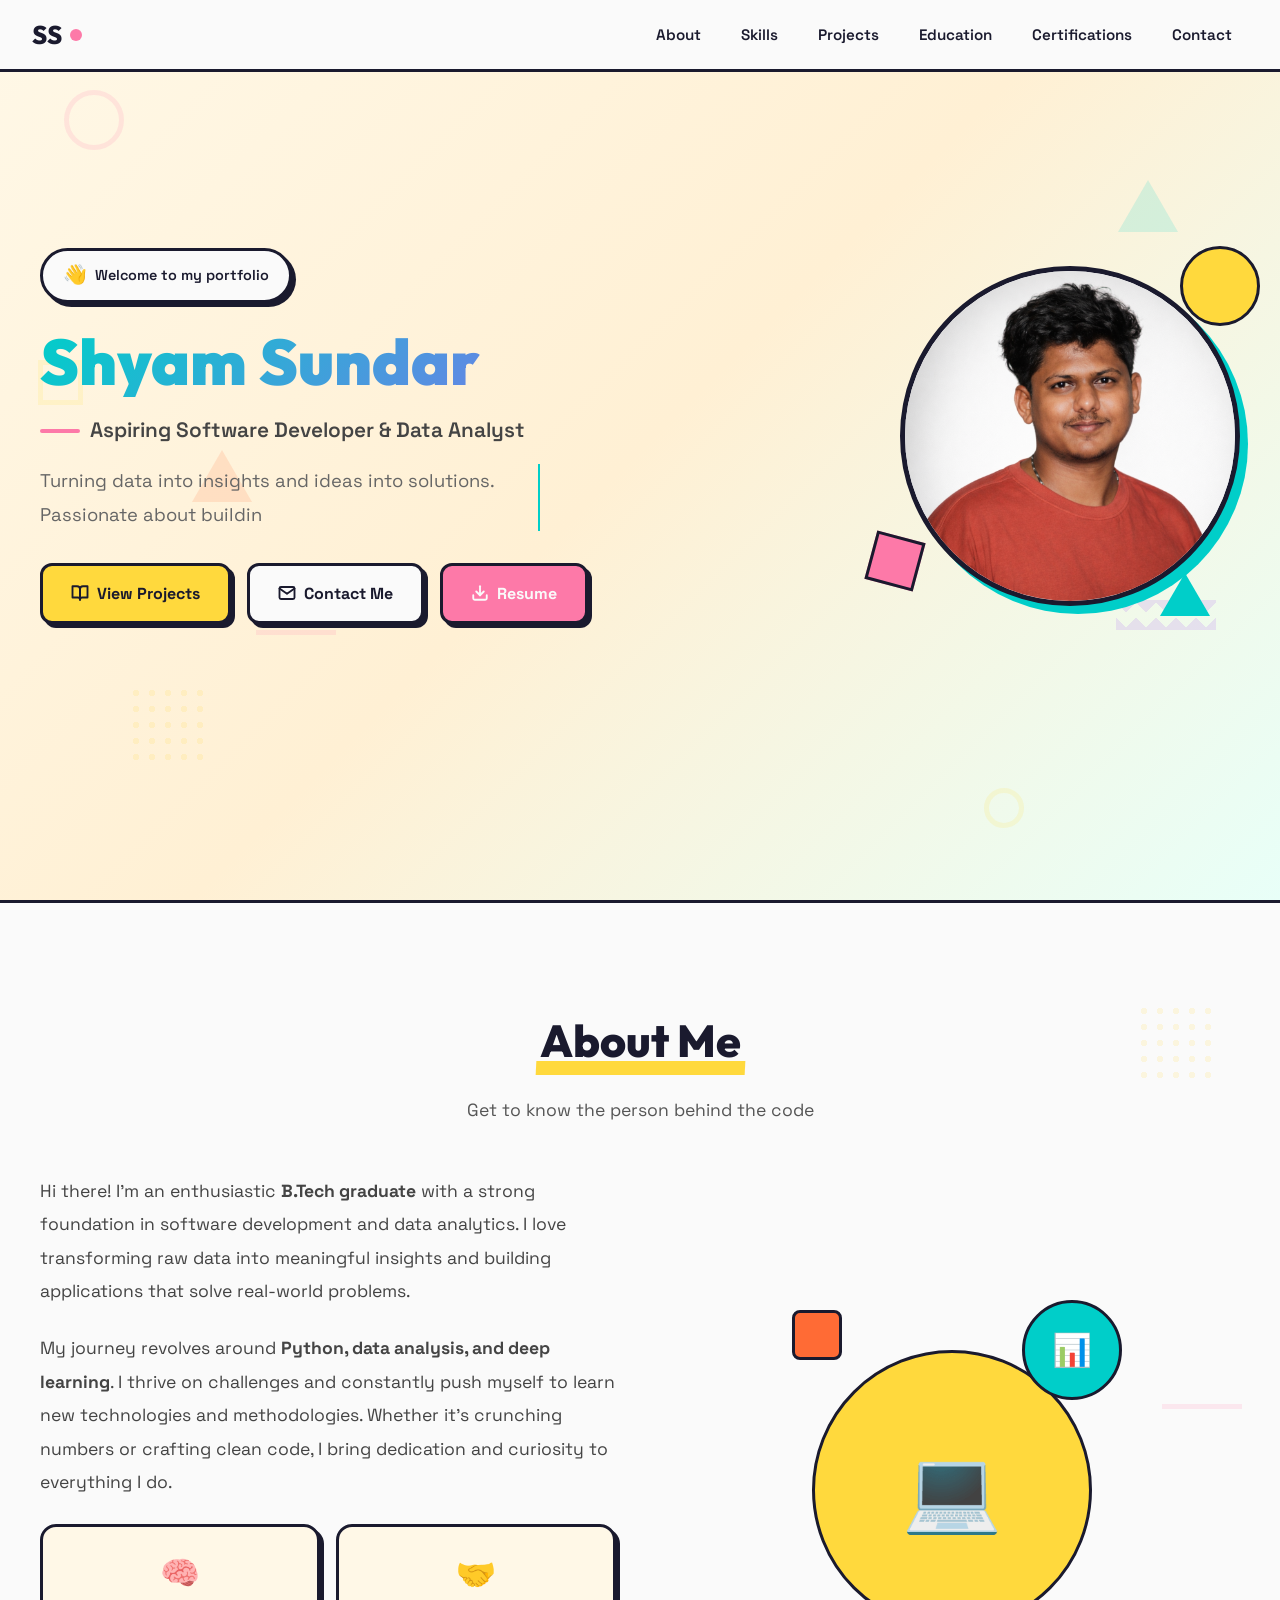
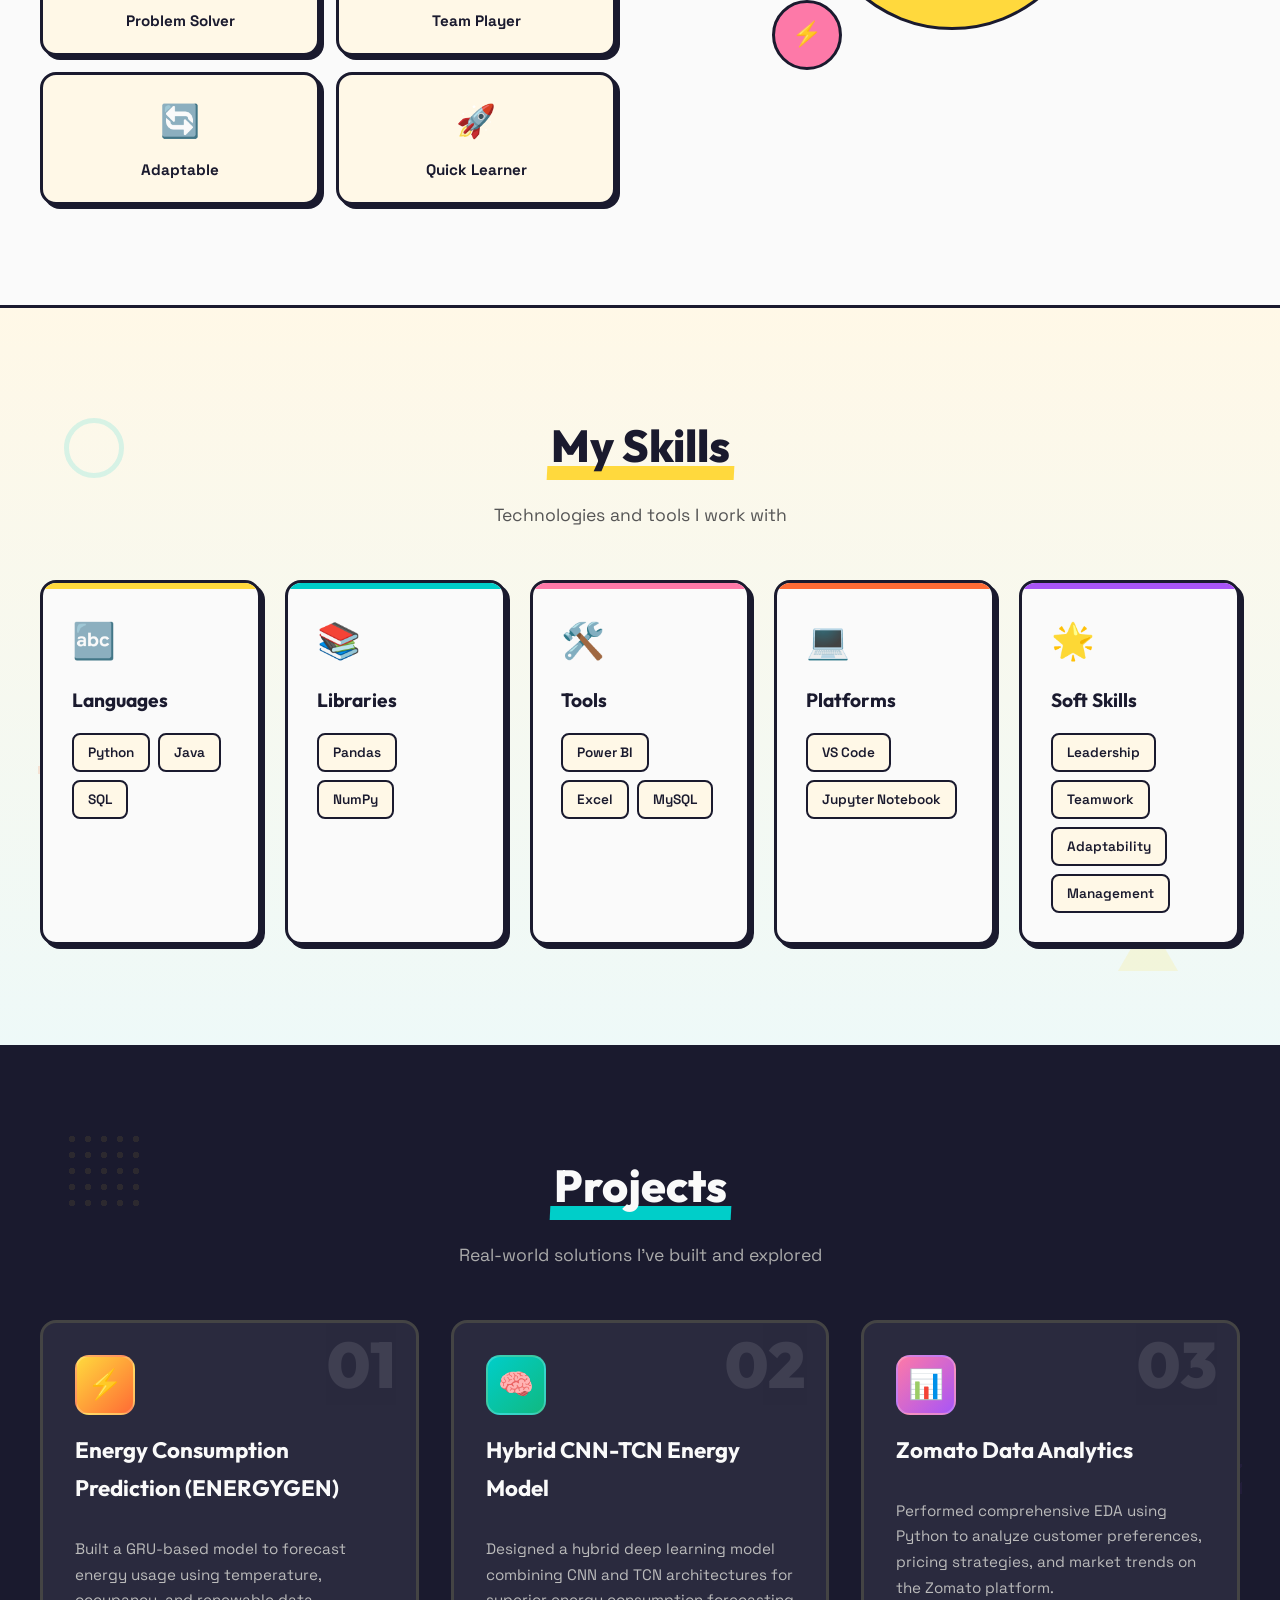
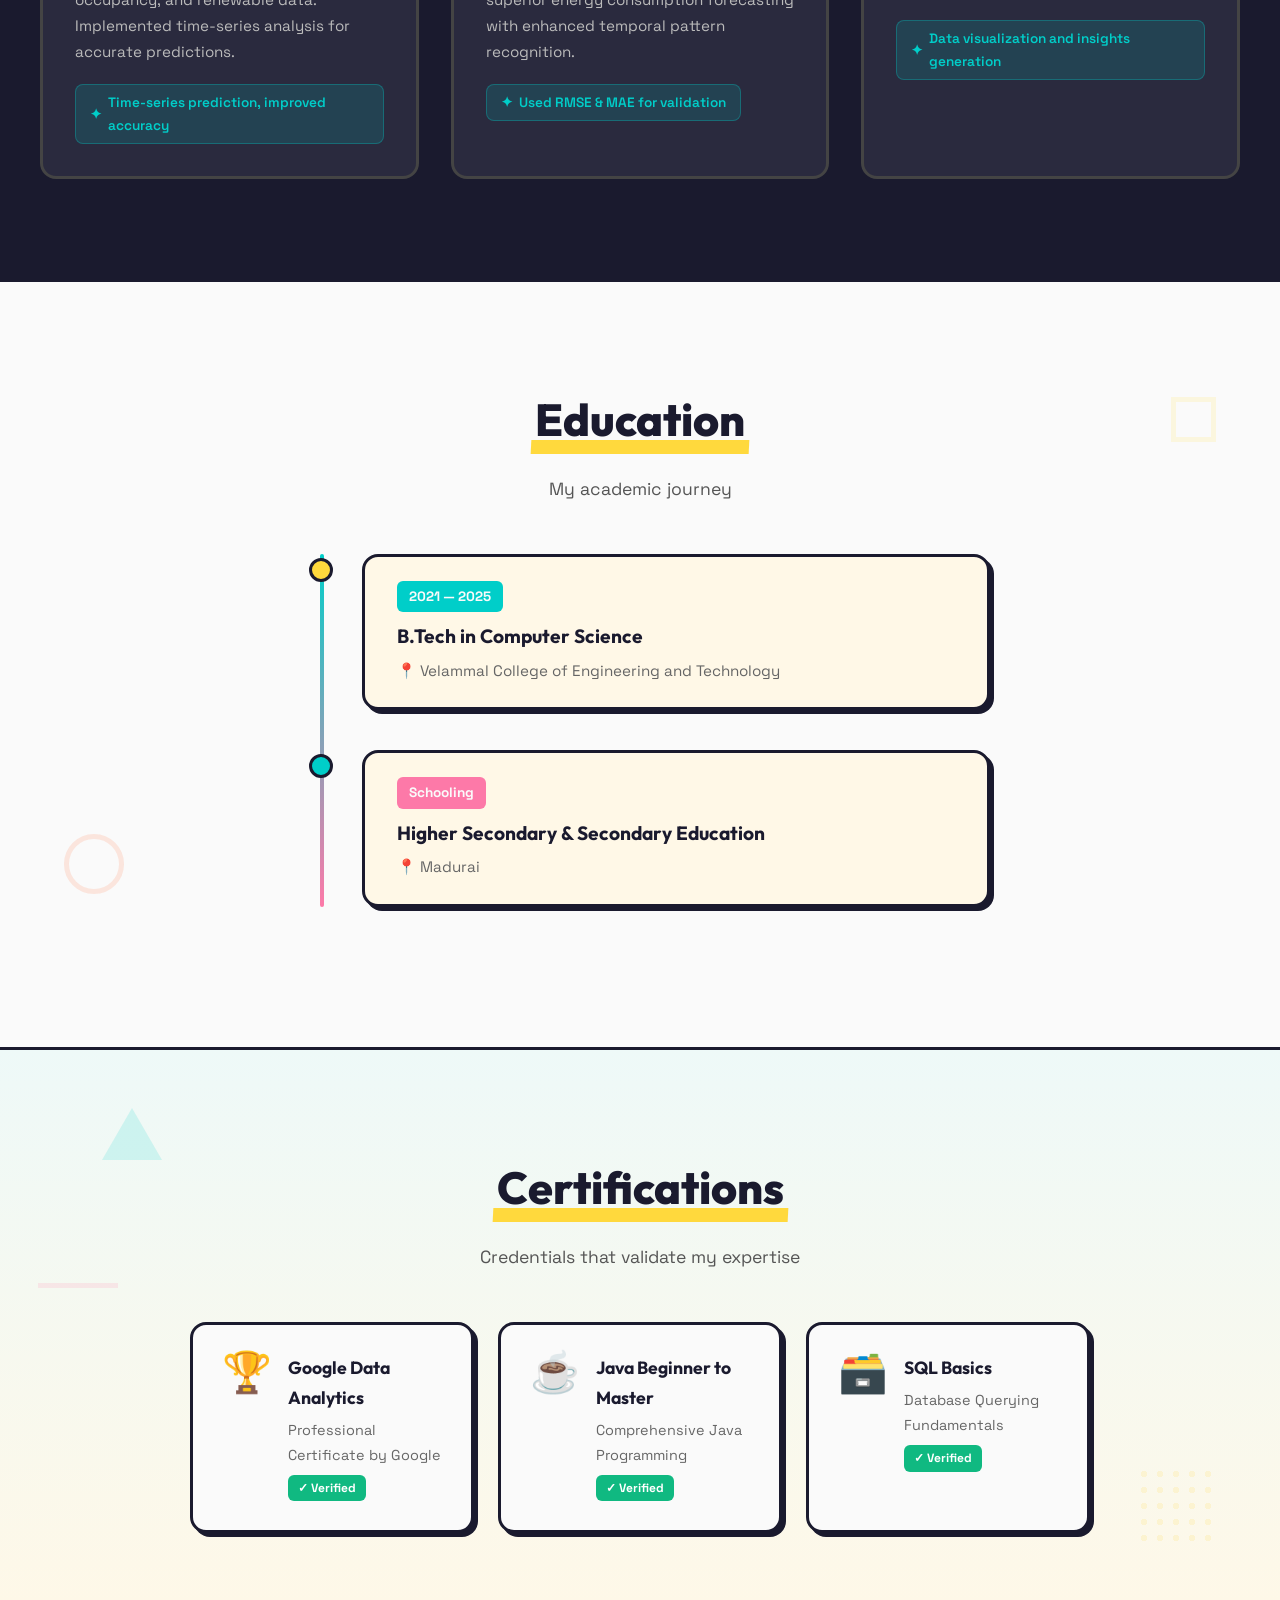
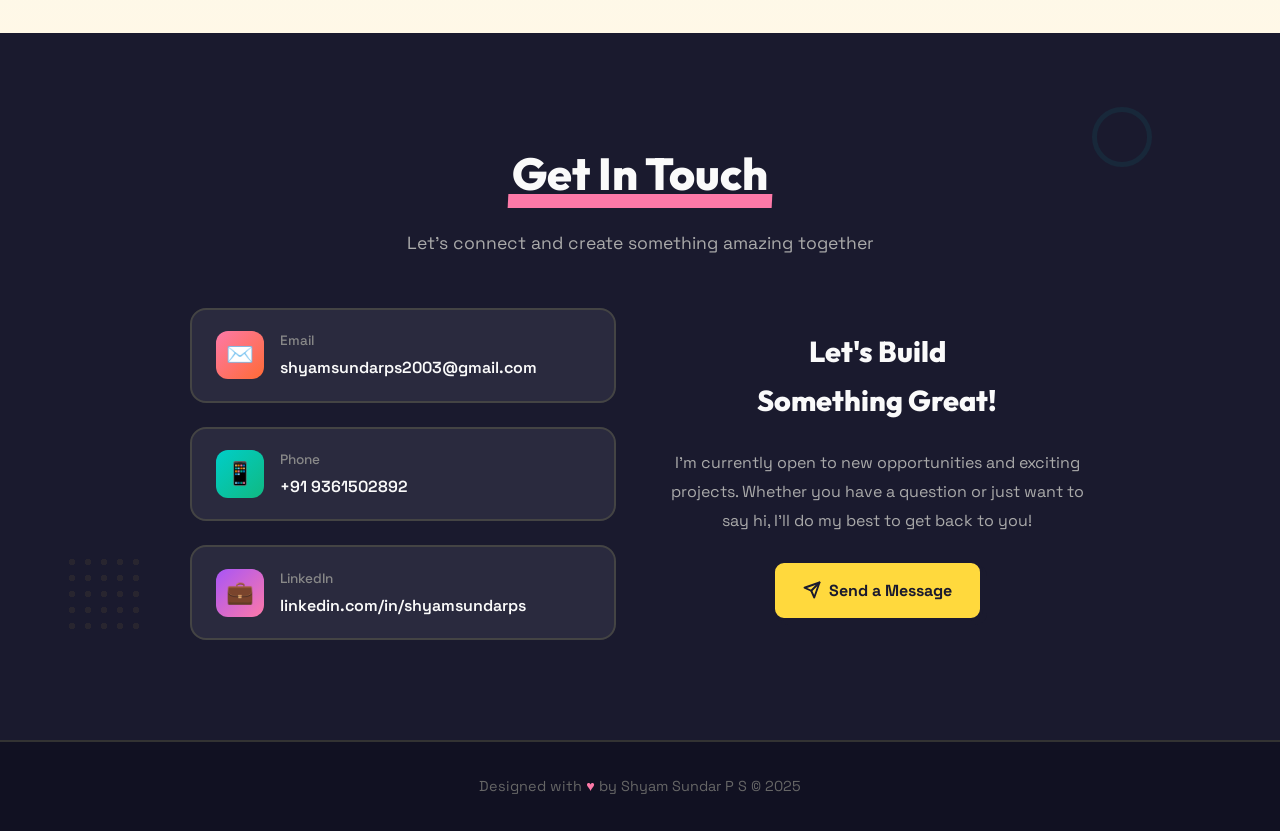
<file: index.html>
<!DOCTYPE html>
<html lang="en">

<head>
  <meta charset="UTF-8">
  <meta name="viewport" content="width=device-width, initial-scale=1.0">
  <title>Shyam Sundar | Aspiring Software Developer & Data Analyst</title>
  <meta name="description"
    content="Portfolio of Shyam Sundar  — an aspiring software developer and data analyst with expertise in Python, Data Analytics, and Machine Learning.">
  <meta name="keywords" content="Shyam Sundar, Software Developer, Data Analyst, Python, Portfolio">
  <meta name="author" content="Shyam Sundar P S">
  <link rel="stylesheet" href="style.css">
  <link rel="icon"
    href="data:image/svg+xml,<svg xmlns='http://www.w3.org/2000/svg' viewBox='0 0 100 100'><text y='.9em' font-size='90'>⚡</text></svg>">
</head>

<body>

  <!-- ===== NAVIGATION ===== -->
  <nav class="navbar" id="navbar">
    <a href="#hero" class="nav-logo">
      SS<span class="dot"></span>
    </a>
    <ul class="nav-links" id="navLinks">
      <li><a href="#about" onclick="closeMenu()">About</a></li>
      <li><a href="#skills" onclick="closeMenu()">Skills</a></li>
      <li><a href="#projects" onclick="closeMenu()">Projects</a></li>
      <li><a href="#education" onclick="closeMenu()">Education</a></li>
      <li><a href="#certifications" onclick="closeMenu()">Certifications</a></li>
      <li><a href="#contact" onclick="closeMenu()">Contact</a></li>
    </ul>
    <div class="hamburger" id="hamburger" onclick="toggleMenu()">
      <span></span>
      <span></span>
      <span></span>
    </div>
  </nav>
  <div class="nav-overlay" id="navOverlay" onclick="closeMenu()"></div>

  <!-- ===== HERO ===== -->
  <section class="hero" id="hero">
    <div class="memphis-bg">
      <div class="memphis-shape shape-circle" style="top:10%;left:5%;"></div>
      <div class="memphis-shape shape-triangle" style="top:20%;right:8%;"></div>
      <div class="memphis-shape shape-dots" style="bottom:15%;left:10%;"></div>
      <div class="memphis-shape shape-cross" style="top:60%;right:15%;"></div>
      <div class="memphis-shape shape-zigzag" style="bottom:30%;right:5%;"></div>
      <div class="memphis-shape shape-square" style="top:40%;left:3%;"></div>
      <div class="memphis-shape shape-line" style="top:70%;left:20%;"></div>
      <div class="memphis-shape shape-circle"
        style="bottom:8%;right:20%;width:40px;height:40px;border-color:var(--yellow);"></div>
      <div class="memphis-shape shape-triangle" style="top:50%;left:15%;border-bottom-color:var(--orange);"></div>
    </div>

    <div class="hero-content">
      <div class="hero-text">
        <div class="hero-badge">
          <span class="emoji">👋</span> Welcome to my portfolio
        </div>
        <h1 class="hero-name">
          <span class="first-name">Shyam Sundar</span>

        </h1>
        <p class="hero-title">Aspiring Software Developer & Data Analyst</p>
        <p class="hero-tagline">Turning data into insights and ideas into solutions. Passionate about building
          real-world applications that make a difference.</p>
        <div class="hero-buttons">
          <a href="#projects" class="btn btn-primary">
            <svg width="18" height="18" viewBox="0 0 24 24" fill="none" stroke="currentColor" stroke-width="2.5"
              stroke-linecap="round" stroke-linejoin="round">
              <path d="M2 3h6a4 4 0 0 1 4 4v14a3 3 0 0 0-3-3H2z" />
              <path d="M22 3h-6a4 4 0 0 0-4 4v14a3 3 0 0 1 3-3h7z" />
            </svg>
            View Projects
          </a>
          <a href="#contact" class="btn btn-secondary">
            <svg width="18" height="18" viewBox="0 0 24 24" fill="none" stroke="currentColor" stroke-width="2.5"
              stroke-linecap="round" stroke-linejoin="round">
              <path d="M4 4h16c1.1 0 2 .9 2 2v12c0 1.1-.9 2-2 2H4c-1.1 0-2-.9-2-2V6c0-1.1.9-2 2-2z" />
              <polyline points="22,6 12,13 2,6" />
            </svg>
            Contact Me
          </a>
          <a href="resume.html" target="_blank" class="btn btn-accent" id="downloadResume">
            <svg width="18" height="18" viewBox="0 0 24 24" fill="none" stroke="currentColor" stroke-width="2.5"
              stroke-linecap="round" stroke-linejoin="round">
              <path d="M21 15v4a2 2 0 0 1-2 2H5a2 2 0 0 1-2-2v-4" />
              <polyline points="7 10 12 15 17 10" />
              <line x1="12" y1="15" x2="12" y2="3" />
            </svg>
            Resume
          </a>
        </div>
      </div>
      <div class="hero-image-wrapper">
        <div class="hero-image-frame">
          <img src="shyam.png" alt="Shyam Sundar P S">
        </div>
        <div class="hero-image-deco hero-deco-1"></div>
        <div class="hero-image-deco hero-deco-2"></div>
        <div class="hero-image-deco hero-deco-3"></div>
      </div>
    </div>
  </section>

  <!-- ===== ABOUT ===== -->
  <section class="about" id="about">
    <div class="memphis-bg">
      <div class="memphis-shape shape-dots" style="top:10%;right:5%;"></div>
      <div class="memphis-shape shape-square" style="bottom:15%;left:8%;"></div>
      <div class="memphis-shape shape-line" style="top:50%;right:3%;"></div>
    </div>
    <div class="section-container">
      <h2 class="section-title reveal"><span class="highlight">About Me</span></h2>
      <p class="section-subtitle reveal">Get to know the person behind the code</p>

      <div class="about-grid">
        <div class="about-text reveal-left">
          <p>
            Hi there! I'm an enthusiastic <strong>B.Tech graduate</strong> with a strong foundation in
            software development and data analytics. I love transforming raw data into meaningful insights
            and building applications that solve real-world problems.
          </p>
          <p>
            My journey revolves around <strong>Python, data analysis, and deep learning</strong>. I thrive
            on challenges and constantly push myself to learn new technologies and methodologies. Whether
            it's crunching numbers or crafting clean code, I bring dedication and curiosity to everything I do.
          </p>
          <div class="about-traits">
            <div class="trait-card">
              <div class="trait-icon">🧠</div>
              <div class="trait-label">Problem Solver</div>
            </div>
            <div class="trait-card">
              <div class="trait-icon">🤝</div>
              <div class="trait-label">Team Player</div>
            </div>
            <div class="trait-card">
              <div class="trait-icon">🔄</div>
              <div class="trait-label">Adaptable</div>
            </div>
            <div class="trait-card">
              <div class="trait-icon">🚀</div>
              <div class="trait-label">Quick Learner</div>
            </div>
          </div>
        </div>

        <div class="about-visual reveal-right">
          <div class="about-art">
            <div class="about-art-circle art-c1"><span>💻</span></div>
            <div class="about-art-circle art-c2">📊</div>
            <div class="about-art-circle art-c3">⚡</div>
            <div class="about-art-circle art-c4"></div>
          </div>
        </div>
      </div>
    </div>
  </section>

  <!-- ===== SKILLS ===== -->
  <section class="skills" id="skills">
    <div class="memphis-bg">
      <div class="memphis-shape shape-circle" style="top:15%;left:5%;border-color:var(--teal);"></div>
      <div class="memphis-shape shape-triangle" style="bottom:10%;right:8%;border-bottom-color:var(--yellow);"></div>
      <div class="memphis-shape shape-cross" style="top:60%;left:3%;"></div>
    </div>
    <div class="section-container">
      <h2 class="section-title reveal"><span class="highlight">My Skills</span></h2>
      <p class="section-subtitle reveal">Technologies and tools I work with</p>

      <div class="skills-grid">
        <div class="skill-category reveal" style="transition-delay: 0.1s;">
          <div class="skill-category-icon">🔤</div>
          <h3 class="skill-category-title">Languages</h3>
          <div class="skill-tags">
            <span class="skill-tag">Python</span>
            <span class="skill-tag">Java</span>
            <span class="skill-tag">SQL</span>
          </div>
        </div>

        <div class="skill-category reveal" style="transition-delay: 0.2s;">
          <div class="skill-category-icon">📚</div>
          <h3 class="skill-category-title">Libraries</h3>
          <div class="skill-tags">
            <span class="skill-tag">Pandas</span>
            <span class="skill-tag">NumPy</span>
          </div>
        </div>

        <div class="skill-category reveal" style="transition-delay: 0.3s;">
          <div class="skill-category-icon">🛠️</div>
          <h3 class="skill-category-title">Tools</h3>
          <div class="skill-tags">
            <span class="skill-tag">Power BI</span>
            <span class="skill-tag">Excel</span>
            <span class="skill-tag">MySQL</span>
          </div>
        </div>

        <div class="skill-category reveal" style="transition-delay: 0.4s;">
          <div class="skill-category-icon">💻</div>
          <h3 class="skill-category-title">Platforms</h3>
          <div class="skill-tags">
            <span class="skill-tag">VS Code</span>
            <span class="skill-tag">Jupyter Notebook</span>
          </div>
        </div>

        <div class="skill-category reveal" style="transition-delay: 0.5s;">
          <div class="skill-category-icon">🌟</div>
          <h3 class="skill-category-title">Soft Skills</h3>
          <div class="skill-tags">
            <span class="skill-tag">Leadership</span>
            <span class="skill-tag">Teamwork</span>
            <span class="skill-tag">Adaptability</span>
            <span class="skill-tag">Management</span>
          </div>
        </div>
      </div>
    </div>
  </section>

  <!-- ===== PROJECTS ===== -->
  <section class="projects" id="projects">
    <div class="memphis-bg">
      <div class="memphis-shape shape-dots" style="top:10%;left:5%;opacity:0.08;"></div>
      <div class="memphis-shape shape-circle" style="bottom:15%;right:8%;border-color:var(--teal);opacity:0.08;"></div>
      <div class="memphis-shape shape-zigzag" style="top:50%;right:3%;opacity:0.06;"></div>
    </div>
    <div class="section-container">
      <h2 class="section-title reveal"><span class="highlight">Projects</span></h2>
      <p class="section-subtitle reveal">Real-world solutions I've built and explored</p>

      <div class="projects-grid">
        <!-- Project 1 -->
        <div class="project-card reveal" style="transition-delay: 0.1s;">
          <div class="project-card-header">
            <span class="project-number">01</span>
            <div class="project-icon">⚡</div>
            <h3 class="project-title">Energy Consumption Prediction (ENERGYGEN)</h3>
          </div>
          <div class="project-card-body">
            <p class="project-desc">
              Built a GRU-based model to forecast energy usage using temperature, occupancy,
              and renewable data. Implemented time-series analysis for accurate predictions.
            </p>
            <span class="project-highlight">Time-series prediction, improved accuracy</span>
          </div>
        </div>

        <!-- Project 2 -->
        <div class="project-card reveal" style="transition-delay: 0.2s;">
          <div class="project-card-header">
            <span class="project-number">02</span>
            <div class="project-icon">🧠</div>
            <h3 class="project-title">Hybrid CNN-TCN Energy Model</h3>
          </div>
          <div class="project-card-body">
            <p class="project-desc">
              Designed a hybrid deep learning model combining CNN and TCN architectures
              for superior energy consumption forecasting with enhanced temporal pattern recognition.
            </p>
            <span class="project-highlight">Used RMSE & MAE for validation</span>
          </div>
        </div>

        <!-- Project 3 -->
        <div class="project-card reveal" style="transition-delay: 0.3s;">
          <div class="project-card-header">
            <span class="project-number">03</span>
            <div class="project-icon">📊</div>
            <h3 class="project-title">Zomato Data Analytics</h3>
          </div>
          <div class="project-card-body">
            <p class="project-desc">
              Performed comprehensive EDA using Python to analyze customer preferences,
              pricing strategies, and market trends on the Zomato platform.
            </p>
            <span class="project-highlight">Data visualization and insights generation</span>
          </div>
        </div>
      </div>
    </div>
  </section>

  <!-- ===== EDUCATION ===== -->
  <section class="education" id="education">
    <div class="memphis-bg">
      <div class="memphis-shape shape-square" style="top:15%;right:5%;"></div>
      <div class="memphis-shape shape-circle" style="bottom:20%;left:5%;border-color:var(--orange);"></div>
    </div>
    <div class="section-container">
      <h2 class="section-title reveal"><span class="highlight">Education</span></h2>
      <p class="section-subtitle reveal">My academic journey</p>

      <div class="timeline">
        <div class="timeline-item reveal-left">
          <div class="timeline-dot"></div>
          <div class="timeline-content">
            <span class="timeline-year">2021 — 2025</span>
            <h3 class="timeline-title">B.Tech in Computer Science</h3>
            <p class="timeline-place">📍 Velammal College of Engineering and Technology</p>
          </div>
        </div>

        <div class="timeline-item reveal-left" style="transition-delay: 0.2s;">
          <div class="timeline-dot" style="background: var(--teal);"></div>
          <div class="timeline-content">
            <span class="timeline-year" style="background: var(--pink);">Schooling</span>
            <h3 class="timeline-title">Higher Secondary & Secondary Education</h3>
            <p class="timeline-place">📍 Madurai</p>
          </div>
        </div>
      </div>
    </div>
  </section>

  <!-- ===== CERTIFICATIONS ===== -->
  <section class="certifications" id="certifications">
    <div class="memphis-bg">
      <div class="memphis-shape shape-triangle" style="top:10%;left:8%;"></div>
      <div class="memphis-shape shape-dots" style="bottom:15%;right:5%;"></div>
      <div class="memphis-shape shape-line" style="top:40%;left:3%;"></div>
    </div>
    <div class="section-container">
      <h2 class="section-title reveal"><span class="highlight">Certifications</span></h2>
      <p class="section-subtitle reveal">Credentials that validate my expertise</p>

      <div class="certs-grid">
        <div class="cert-card reveal" style="transition-delay: 0.1s;">
          <div class="cert-icon">🏆</div>
          <div class="cert-info">
            <h3>Google Data Analytics</h3>
            <p>Professional Certificate by Google</p>
            <span class="cert-badge">✓ Verified</span>
          </div>
        </div>

        <div class="cert-card reveal" style="transition-delay: 0.2s;">
          <div class="cert-icon">☕</div>
          <div class="cert-info">
            <h3>Java Beginner to Master</h3>
            <p>Comprehensive Java Programming</p>
            <span class="cert-badge">✓ Verified</span>
          </div>
        </div>

        <div class="cert-card reveal" style="transition-delay: 0.3s;">
          <div class="cert-icon">🗃️</div>
          <div class="cert-info">
            <h3>SQL Basics</h3>
            <p>Database Querying Fundamentals</p>
            <span class="cert-badge">✓ Verified</span>
          </div>
        </div>
      </div>
    </div>
  </section>

  <!-- ===== CONTACT ===== -->
  <section class="contact" id="contact">
    <div class="memphis-bg">
      <div class="memphis-shape shape-circle" style="top:10%;right:10%;border-color:var(--teal);opacity:0.08;"></div>
      <div class="memphis-shape shape-dots" style="bottom:15%;left:5%;opacity:0.06;"></div>
    </div>
    <div class="section-container">
      <h2 class="section-title reveal"><span class="highlight">Get In Touch</span></h2>
      <p class="section-subtitle reveal">Let's connect and create something amazing together</p>

      <div class="contact-grid">
        <div class="contact-info reveal-left">
          <a href="mailto:shyamsundarps2003@gmail.com" class="contact-item">
            <div class="contact-item-icon">✉️</div>
            <div class="contact-item-text">
              <h3>Email</h3>
              <p>shyamsundarps2003@gmail.com</p>
            </div>
          </a>

          <a href="tel:+919361502892" class="contact-item">
            <div class="contact-item-icon">📱</div>
            <div class="contact-item-text">
              <h3>Phone</h3>
              <p>+91 9361502892</p>
            </div>
          </a>

          <a href="https://www.linkedin.com/in/shyamsundarps/" target="_blank" rel="noopener noreferrer"
            class="contact-item">
            <div class="contact-item-icon">💼</div>
            <div class="contact-item-text">
              <h3>LinkedIn</h3>
              <p>linkedin.com/in/shyamsundarps</p>
            </div>
          </a>
        </div>

        <div class="contact-cta reveal-right">
          <h3>Let's Build<br>Something Great!</h3>
          <p>I'm currently open to new opportunities and exciting projects. Whether you have a question or just want to
            say hi, I'll do my best to get back to you!</p>
          <a href="mailto:shyamsundarps2003@gmail.com" class="btn btn-primary">
            <svg width="18" height="18" viewBox="0 0 24 24" fill="none" stroke="currentColor" stroke-width="2.5"
              stroke-linecap="round" stroke-linejoin="round">
              <line x1="22" y1="2" x2="11" y2="13" />
              <polygon points="22 2 15 22 11 13 2 9 22 2" />
            </svg>
            Send a Message
          </a>
        </div>
      </div>
    </div>
  </section>

  <!-- ===== FOOTER ===== -->
  <footer class="footer">
    <p>Designed with <span class="heart">♥</span> by Shyam Sundar P S &copy; 2025</p>
  </footer>

  <!-- ===== BACK TO TOP ===== -->
  <button class="back-to-top" id="backToTop" onclick="window.scrollTo({top:0,behavior:'smooth'})"
    aria-label="Back to top">
    ↑
  </button>

  <script src="script.js"></script>
</body>

</html>
</file>
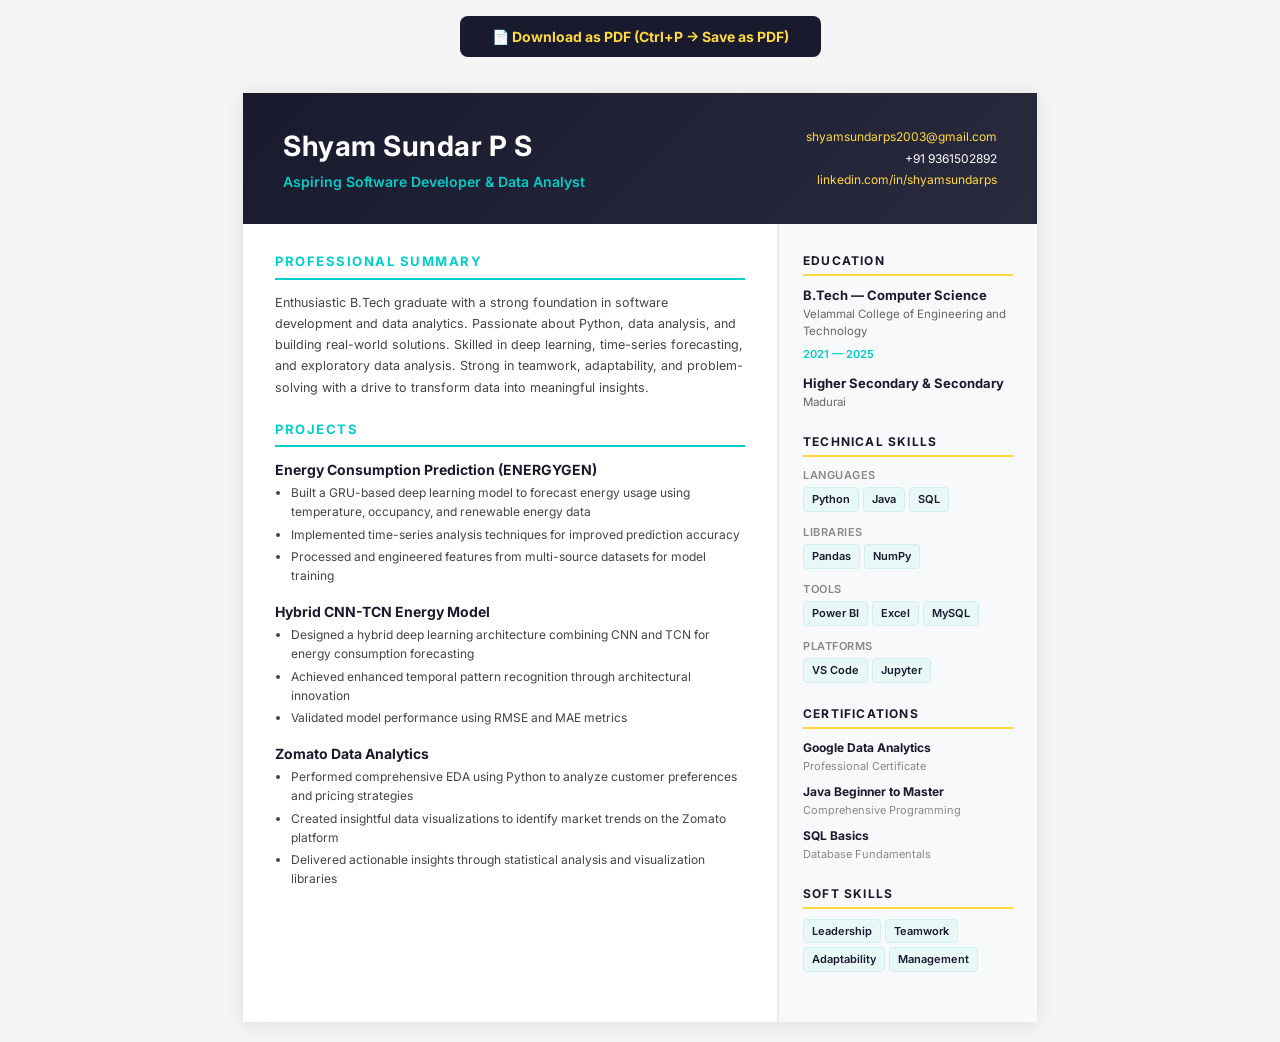
<file: resume.html>
<!DOCTYPE html>
<html lang="en">

<head>
  <meta charset="UTF-8">
  <meta name="viewport" content="width=device-width, initial-scale=1.0">
  <title>Shyam Sundar - Resume</title>
  <style>
    @import url('https://fonts.googleapis.com/css2?family=Inter:wght@400;500;600;700&display=swap');

    *,
    *::before,
    *::after {
      margin: 0;
      padding: 0;
      box-sizing: border-box;
    }

    body {
      font-family: 'Inter', Arial, sans-serif;
      color: #1a1a2e;
      background: #f5f5f5;
      line-height: 1.5;
      -webkit-print-color-adjust: exact;
      print-color-adjust: exact;
    }

    .resume {
      max-width: 794px;
      margin: 20px auto;
      background: #fff;
      box-shadow: 0 2px 20px rgba(0, 0, 0, 0.1);
    }

    @media print {
      body {
        background: #fff;
        margin: 0;
      }

      .resume {
        box-shadow: none;
        margin: 0;
        max-width: 100%;
      }

      .no-print {
        display: none !important;
      }

      @page {
        margin: 0.4in;
        size: A4;
      }
    }

    /* Header */
    .resume-header {
      background: linear-gradient(135deg, #1a1a2e 0%, #2a2a3e 100%);
      color: #fff;
      padding: 32px 40px;
      display: flex;
      justify-content: space-between;
      align-items: center;
    }

    .resume-header h1 {
      font-size: 28px;
      font-weight: 700;
      letter-spacing: 0.5px;
    }

    .resume-header .title {
      font-size: 14px;
      color: #00cec9;
      font-weight: 600;
      margin-top: 4px;
    }

    .header-contact {
      text-align: right;
      font-size: 12px;
      line-height: 1.8;
    }

    .header-contact a {
      color: #ffd93d;
      text-decoration: none;
    }

    /* Two column layout */
    .resume-body {
      display: grid;
      grid-template-columns: 1fr 260px;
      min-height: 700px;
    }

    .main-col {
      padding: 28px 32px;
    }

    .side-col {
      background: #f8f9fa;
      padding: 28px 24px;
      border-left: 2px solid #e9ecef;
    }

    /* Section titles */
    .section-title {
      font-size: 13px;
      font-weight: 700;
      text-transform: uppercase;
      letter-spacing: 1.5px;
      color: #00cec9;
      margin-bottom: 12px;
      padding-bottom: 6px;
      border-bottom: 2px solid #00cec9;
    }

    .section {
      margin-bottom: 22px;
    }

    /* Summary */
    .summary {
      font-size: 12.5px;
      color: #444;
      line-height: 1.7;
    }

    /* Experience / Project items */
    .item {
      margin-bottom: 16px;
    }

    .item-header {
      display: flex;
      justify-content: space-between;
      align-items: baseline;
      margin-bottom: 3px;
    }

    .item-title {
      font-size: 14px;
      font-weight: 700;
    }

    .item-date {
      font-size: 11px;
      color: #888;
      font-weight: 500;
      white-space: nowrap;
    }

    .item-subtitle {
      font-size: 12px;
      color: #666;
      margin-bottom: 5px;
      font-style: italic;
    }

    .item ul {
      padding-left: 16px;
      font-size: 12px;
      color: #444;
    }

    .item li {
      margin-bottom: 3px;
      line-height: 1.6;
    }

    /* Sidebar sections */
    .side-section {
      margin-bottom: 22px;
    }

    .side-title {
      font-size: 12px;
      font-weight: 700;
      text-transform: uppercase;
      letter-spacing: 1.2px;
      color: #1a1a2e;
      margin-bottom: 10px;
      padding-bottom: 4px;
      border-bottom: 2px solid #ffd93d;
    }

    .skill-group {
      margin-bottom: 12px;
    }

    .skill-label {
      font-size: 11px;
      font-weight: 600;
      color: #888;
      text-transform: uppercase;
      letter-spacing: 0.5px;
      margin-bottom: 4px;
    }

    .skill-tags {
      display: flex;
      flex-wrap: wrap;
      gap: 4px;
    }

    .skill-tag {
      background: #e8f8f7;
      color: #1a1a2e;
      font-size: 11px;
      font-weight: 600;
      padding: 3px 8px;
      border-radius: 4px;
      border: 1px solid #d0f0ee;
    }

    .cert-item {
      margin-bottom: 8px;
      font-size: 12px;
    }

    .cert-item strong {
      display: block;
      font-size: 12px;
    }

    .cert-item span {
      color: #888;
      font-size: 11px;
    }

    .edu-item {
      margin-bottom: 10px;
    }

    .edu-item h4 {
      font-size: 13px;
      font-weight: 700;
    }

    .edu-item p {
      font-size: 11.5px;
      color: #666;
    }

    .edu-item .edu-year {
      font-size: 11px;
      color: #00cec9;
      font-weight: 600;
    }

    /* Print button */
    .print-bar {
      text-align: center;
      padding: 16px;
      background: #f5f5f5;
    }

    .print-btn {
      display: inline-flex;
      align-items: center;
      gap: 8px;
      padding: 12px 32px;
      background: #1a1a2e;
      color: #ffd93d;
      border: none;
      border-radius: 8px;
      font-family: 'Inter', sans-serif;
      font-size: 14px;
      font-weight: 700;
      cursor: pointer;
      transition: all 0.2s;
    }

    .print-btn:hover {
      background: #00cec9;
      color: #1a1a2e;
    }
  </style>
</head>

<body>

  <div class="print-bar no-print">
    <button class="print-btn" onclick="window.print()">
      📄 Download as PDF (Ctrl+P → Save as PDF)
    </button>
  </div>

  <div class="resume">
    <!-- HEADER -->
    <div class="resume-header">
      <div>
        <h1>Shyam Sundar P S</h1>
        <div class="title">Aspiring Software Developer & Data Analyst</div>
      </div>
      <div class="header-contact">
        <a href="mailto:shyamsundarps2003@gmail.com">shyamsundarps2003@gmail.com</a><br>
        +91 9361502892<br>
        <a href="https://www.linkedin.com/in/shyamsundarps/">linkedin.com/in/shyamsundarps</a>
      </div>
    </div>

    <div class="resume-body">
      <!-- MAIN COLUMN -->
      <div class="main-col">

        <!-- Summary -->
        <div class="section">
          <div class="section-title">Professional Summary</div>
          <p class="summary">
            Enthusiastic B.Tech graduate with a strong foundation in software development and data analytics.
            Passionate about Python, data analysis, and building real-world solutions. Skilled in deep learning,
            time-series forecasting, and exploratory data analysis. Strong in teamwork, adaptability, and
            problem-solving with a drive to transform data into meaningful insights.
          </p>
        </div>

        <!-- Projects -->
        <div class="section">
          <div class="section-title">Projects</div>

          <div class="item">
            <div class="item-header">
              <span class="item-title">Energy Consumption Prediction (ENERGYGEN)</span>
            </div>
            <ul>
              <li>Built a GRU-based deep learning model to forecast energy usage using temperature, occupancy, and
                renewable energy data</li>
              <li>Implemented time-series analysis techniques for improved prediction accuracy</li>
              <li>Processed and engineered features from multi-source datasets for model training</li>
            </ul>
          </div>

          <div class="item">
            <div class="item-header">
              <span class="item-title">Hybrid CNN-TCN Energy Model</span>
            </div>
            <ul>
              <li>Designed a hybrid deep learning architecture combining CNN and TCN for energy consumption forecasting
              </li>
              <li>Achieved enhanced temporal pattern recognition through architectural innovation</li>
              <li>Validated model performance using RMSE and MAE metrics</li>
            </ul>
          </div>

          <div class="item">
            <div class="item-header">
              <span class="item-title">Zomato Data Analytics</span>
            </div>
            <ul>
              <li>Performed comprehensive EDA using Python to analyze customer preferences and pricing strategies</li>
              <li>Created insightful data visualizations to identify market trends on the Zomato platform</li>
              <li>Delivered actionable insights through statistical analysis and visualization libraries</li>
            </ul>
          </div>
        </div>

      </div>

      <!-- SIDEBAR -->
      <div class="side-col">

        <!-- Education -->
        <div class="side-section">
          <div class="side-title">Education</div>
          <div class="edu-item">
            <h4>B.Tech — Computer Science</h4>
            <p>Velammal College of Engineering and Technology</p>
            <span class="edu-year">2021 — 2025</span>
          </div>
          <div class="edu-item">
            <h4>Higher Secondary & Secondary</h4>
            <p>Madurai</p>
          </div>
        </div>

        <!-- Skills -->
        <div class="side-section">
          <div class="side-title">Technical Skills</div>

          <div class="skill-group">
            <div class="skill-label">Languages</div>
            <div class="skill-tags">
              <span class="skill-tag">Python</span>
              <span class="skill-tag">Java</span>
              <span class="skill-tag">SQL</span>
            </div>
          </div>

          <div class="skill-group">
            <div class="skill-label">Libraries</div>
            <div class="skill-tags">
              <span class="skill-tag">Pandas</span>
              <span class="skill-tag">NumPy</span>
            </div>
          </div>

          <div class="skill-group">
            <div class="skill-label">Tools</div>
            <div class="skill-tags">
              <span class="skill-tag">Power BI</span>
              <span class="skill-tag">Excel</span>
              <span class="skill-tag">MySQL</span>
            </div>
          </div>

          <div class="skill-group">
            <div class="skill-label">Platforms</div>
            <div class="skill-tags">
              <span class="skill-tag">VS Code</span>
              <span class="skill-tag">Jupyter</span>
            </div>
          </div>
        </div>

        <!-- Certifications -->
        <div class="side-section">
          <div class="side-title">Certifications</div>
          <div class="cert-item">
            <strong>Google Data Analytics</strong>
            <span>Professional Certificate</span>
          </div>
          <div class="cert-item">
            <strong>Java Beginner to Master</strong>
            <span>Comprehensive Programming</span>
          </div>
          <div class="cert-item">
            <strong>SQL Basics</strong>
            <span>Database Fundamentals</span>
          </div>
        </div>

        <!-- Soft Skills -->
        <div class="side-section">
          <div class="side-title">Soft Skills</div>
          <div class="skill-tags">
            <span class="skill-tag">Leadership</span>
            <span class="skill-tag">Teamwork</span>
            <span class="skill-tag">Adaptability</span>
            <span class="skill-tag">Management</span>
          </div>
        </div>

      </div>
    </div>
  </div>

</body>

</html>
</file>
<file: style.css>
/* ===== IMPORTS ===== */
@import url('https://fonts.googleapis.com/css2?family=Space+Grotesk:wght@300;400;500;600;700&family=Outfit:wght@300;400;500;600;700;800;900&display=swap');

/* ===== CSS VARIABLES ===== */
:root {
  --yellow: #FFD93D;
  --teal: #00CEC9;
  --pink: #FD79A8;
  --black: #1A1A2E;
  --white: #FAFAFA;
  --orange: #FF6B35;
  --purple: #A855F7;
  --green: #10B981;
  --light-bg: #FFF8E7;
  --card-bg: #FFFFFF;
  --shadow: 4px 4px 0px var(--black);
  --shadow-lg: 6px 6px 0px var(--black);
  --shadow-hover: 8px 8px 0px var(--black);
  --border: 3px solid var(--black);
  --radius: 16px;
  --font-heading: 'Outfit', sans-serif;
  --font-body: 'Space Grotesk', sans-serif;
  --transition: all 0.3s cubic-bezier(0.4, 0, 0.2, 1);
}

/* ===== RESET ===== */
*, *::before, *::after {
  margin: 0;
  padding: 0;
  box-sizing: border-box;
}

html {
  scroll-behavior: smooth;
  scroll-padding-top: 80px;
}

body {
  font-family: var(--font-body);
  background-color: var(--light-bg);
  color: var(--black);
  overflow-x: hidden;
  line-height: 1.7;
}

/* ===== SCROLLBAR ===== */
::-webkit-scrollbar {
  width: 10px;
}
::-webkit-scrollbar-track {
  background: var(--light-bg);
}
::-webkit-scrollbar-thumb {
  background: var(--teal);
  border: 2px solid var(--black);
  border-radius: 10px;
}

/* ===== NAVIGATION ===== */
.navbar {
  position: fixed;
  top: 0;
  left: 0;
  right: 0;
  z-index: 1000;
  background: var(--white);
  border-bottom: var(--border);
  padding: 0 2rem;
  height: 72px;
  display: flex;
  align-items: center;
  justify-content: space-between;
  transition: var(--transition);
}

.navbar.scrolled {
  box-shadow: 0 4px 20px rgba(0,0,0,0.1);
}

.nav-logo {
  font-family: var(--font-heading);
  font-weight: 800;
  font-size: 1.6rem;
  color: var(--black);
  text-decoration: none;
  display: flex;
  align-items: center;
  gap: 8px;
}

.nav-logo .dot {
  width: 12px;
  height: 12px;
  background: var(--pink);
  border-radius: 50%;
  display: inline-block;
  animation: pulse-dot 2s infinite;
}

@keyframes pulse-dot {
  0%, 100% { transform: scale(1); }
  50% { transform: scale(1.4); }
}

.nav-links {
  display: flex;
  list-style: none;
  gap: 0.5rem;
}

.nav-links a {
  text-decoration: none;
  color: var(--black);
  font-weight: 600;
  font-size: 0.95rem;
  padding: 8px 16px;
  border-radius: 10px;
  transition: var(--transition);
  position: relative;
}

.nav-links a:hover {
  background: var(--yellow);
  transform: translateY(-2px);
}

.hamburger {
  display: none;
  flex-direction: column;
  gap: 5px;
  cursor: pointer;
  padding: 8px;
  z-index: 1001;
}

.hamburger span {
  display: block;
  width: 28px;
  height: 3px;
  background: var(--black);
  border-radius: 4px;
  transition: var(--transition);
}

.hamburger.active span:nth-child(1) {
  transform: rotate(45deg) translate(6px, 6px);
}
.hamburger.active span:nth-child(2) {
  opacity: 0;
}
.hamburger.active span:nth-child(3) {
  transform: rotate(-45deg) translate(6px, -6px);
}

/* ===== MEMPHIS BACKGROUND SHAPES ===== */
.memphis-bg {
  position: absolute;
  top: 0;
  left: 0;
  width: 100%;
  height: 100%;
  pointer-events: none;
  overflow: hidden;
  z-index: 0;
}

.memphis-shape {
  position: absolute;
  opacity: 0.15;
  animation: float 6s ease-in-out infinite;
}

.memphis-shape:nth-child(odd) {
  animation-direction: reverse;
}

.shape-circle {
  width: 60px;
  height: 60px;
  border-radius: 50%;
  border: 5px solid var(--pink);
}

.shape-triangle {
  width: 0;
  height: 0;
  border-left: 30px solid transparent;
  border-right: 30px solid transparent;
  border-bottom: 52px solid var(--teal);
}

.shape-cross {
  width: 40px;
  height: 40px;
  position: relative;
}
.shape-cross::before,
.shape-cross::after {
  content: '';
  position: absolute;
  background: var(--orange);
}
.shape-cross::before {
  width: 8px;
  height: 40px;
  left: 16px;
  top: 0;
}
.shape-cross::after {
  width: 40px;
  height: 8px;
  left: 0;
  top: 16px;
}

.shape-dots {
  width: 80px;
  height: 80px;
  background-image: radial-gradient(var(--yellow) 3px, transparent 3px);
  background-size: 16px 16px;
}

.shape-zigzag {
  width: 100px;
  height: 30px;
  background: linear-gradient(135deg, var(--purple) 25%, transparent 25%) -10px 0,
    linear-gradient(225deg, var(--purple) 25%, transparent 25%) -10px 0,
    linear-gradient(315deg, var(--purple) 25%, transparent 25%),
    linear-gradient(45deg, var(--purple) 25%, transparent 25%);
  background-size: 20px 30px;
}

.shape-square {
  width: 45px;
  height: 45px;
  border: 5px solid var(--yellow);
  transform: rotate(20deg);
}

.shape-line {
  width: 80px;
  height: 5px;
  background: var(--pink);
  transform: rotate(-30deg);
}

@keyframes float {
  0%, 100% { transform: translateY(0px) rotate(0deg); }
  33% { transform: translateY(-15px) rotate(5deg); }
  66% { transform: translateY(10px) rotate(-3deg); }
}

/* ===== SECTION COMMON ===== */
section {
  position: relative;
  padding: 100px 2rem;
}

.section-container {
  max-width: 1200px;
  margin: 0 auto;
  position: relative;
  z-index: 1;
}

.section-title {
  font-family: var(--font-heading);
  font-size: 2.8rem;
  font-weight: 800;
  text-align: center;
  margin-bottom: 1rem;
  position: relative;
  display: inline-block;
  width: 100%;
}

.section-title .highlight {
  position: relative;
  display: inline-block;
}

.section-title .highlight::after {
  content: '';
  position: absolute;
  bottom: 4px;
  left: -4px;
  right: -4px;
  height: 14px;
  background: var(--yellow);
  z-index: -1;
  transform: skewX(-3deg);
}

.section-subtitle {
  text-align: center;
  max-width: 600px;
  margin: 0 auto 3rem;
  font-size: 1.1rem;
  color: #555;
  line-height: 1.8;
}

/* ===== HERO ===== */
.hero {
  min-height: 100vh;
  display: flex;
  align-items: center;
  padding-top: 72px;
  background: linear-gradient(135deg, var(--light-bg) 0%, #FFF0D4 50%, #E8FFF8 100%);
  overflow: hidden;
}

.hero-content {
  display: flex;
  align-items: center;
  gap: 4rem;
  max-width: 1200px;
  margin: 0 auto;
  width: 100%;
  position: relative;
  z-index: 1;
}

.hero-text {
  flex: 1;
}

.hero-badge {
  display: inline-flex;
  align-items: center;
  gap: 8px;
  background: var(--white);
  border: var(--border);
  border-radius: 50px;
  padding: 8px 20px;
  font-size: 0.9rem;
  font-weight: 600;
  margin-bottom: 1.5rem;
  box-shadow: var(--shadow);
  animation: slideInLeft 0.8s ease-out;
}

.hero-badge .emoji {
  font-size: 1.2rem;
}

.hero-name {
  font-family: var(--font-heading);
  font-size: 4rem;
  font-weight: 900;
  line-height: 1.1;
  margin-bottom: 1rem;
  animation: slideInLeft 0.8s ease-out 0.1s both;
}

.hero-name .first-name {
  display: block;
  background: linear-gradient(135deg, var(--teal), var(--purple));
  -webkit-background-clip: text;
  -webkit-text-fill-color: transparent;
  background-clip: text;
}

.hero-title {
  font-size: 1.3rem;
  font-weight: 600;
  color: #444;
  margin-bottom: 1rem;
  animation: slideInLeft 0.8s ease-out 0.2s both;
  display: flex;
  align-items: center;
  gap: 10px;
}

.hero-title::before {
  content: '';
  width: 40px;
  height: 4px;
  background: var(--pink);
  border-radius: 4px;
}

.hero-tagline {
  font-size: 1.15rem;
  color: #666;
  margin-bottom: 2rem;
  max-width: 500px;
  line-height: 1.8;
  animation: slideInLeft 0.8s ease-out 0.3s both;
}

.hero-buttons {
  display: flex;
  gap: 1rem;
  flex-wrap: wrap;
  animation: slideInLeft 0.8s ease-out 0.4s both;
}

.hero-image-wrapper {
  flex-shrink: 0;
  position: relative;
  animation: slideInRight 1s ease-out;
}

.hero-image-frame {
  width: 340px;
  height: 340px;
  border-radius: 50%;
  border: 5px solid var(--black);
  overflow: hidden;
  position: relative;
  box-shadow: 8px 8px 0px var(--teal);
  background: var(--white);
}

.hero-image-frame img {
  width: 100%;
  height: 100%;
  object-fit: cover;
}

.avatar-initials {
  width: 100%;
  height: 100%;
  display: flex;
  align-items: center;
  justify-content: center;
  font-family: var(--font-heading);
  font-size: 7rem;
  font-weight: 900;
  background: linear-gradient(135deg, var(--teal) 0%, var(--purple) 50%, var(--pink) 100%);
  color: var(--white);
  letter-spacing: 4px;
  text-shadow: 3px 3px 0px rgba(0,0,0,0.15);
  user-select: none;
}

.hero-image-deco {
  position: absolute;
  z-index: -1;
}

.hero-deco-1 {
  width: 80px;
  height: 80px;
  background: var(--yellow);
  border: 3px solid var(--black);
  border-radius: 50%;
  top: -20px;
  right: -20px;
  animation: bounce-slow 3s infinite ease-in-out;
}

.hero-deco-2 {
  width: 50px;
  height: 50px;
  background: var(--pink);
  border: 3px solid var(--black);
  bottom: 20px;
  left: -30px;
  transform: rotate(15deg);
  animation: spin-slow 8s infinite linear;
}

.hero-deco-3 {
  width: 0;
  height: 0;
  border-left: 25px solid transparent;
  border-right: 25px solid transparent;
  border-bottom: 43px solid var(--teal);
  bottom: -10px;
  right: 30px;
  animation: bounce-slow 4s infinite ease-in-out 1s;
}

@keyframes bounce-slow {
  0%, 100% { transform: translateY(0); }
  50% { transform: translateY(-12px); }
}

@keyframes spin-slow {
  from { transform: rotate(0deg); }
  to { transform: rotate(360deg); }
}

/* ===== BUTTONS ===== */
.btn {
  display: inline-flex;
  align-items: center;
  gap: 8px;
  padding: 14px 28px;
  font-family: var(--font-body);
  font-size: 1rem;
  font-weight: 700;
  text-decoration: none;
  border: var(--border);
  border-radius: 12px;
  cursor: pointer;
  transition: var(--transition);
  position: relative;
  overflow: hidden;
}

.btn-primary {
  background: var(--yellow);
  color: var(--black);
  box-shadow: var(--shadow);
}

.btn-primary:hover {
  box-shadow: var(--shadow-hover);
  transform: translate(-2px, -2px);
}

.btn-secondary {
  background: var(--white);
  color: var(--black);
  box-shadow: var(--shadow);
}

.btn-secondary:hover {
  background: var(--teal);
  color: var(--white);
  box-shadow: var(--shadow-hover);
  transform: translate(-2px, -2px);
}

.btn-accent {
  background: var(--pink);
  color: var(--white);
  box-shadow: var(--shadow);
}

.btn-accent:hover {
  box-shadow: var(--shadow-hover);
  transform: translate(-2px, -2px);
}

/* ===== ABOUT ===== */
.about {
  background: var(--white);
  border-top: var(--border);
  border-bottom: var(--border);
}

.about-grid {
  display: grid;
  grid-template-columns: 1fr 1fr;
  gap: 3rem;
  align-items: center;
}

.about-text p {
  font-size: 1.1rem;
  line-height: 1.9;
  color: #444;
  margin-bottom: 1.5rem;
}

.about-traits {
  display: grid;
  grid-template-columns: 1fr 1fr;
  gap: 1rem;
}

.trait-card {
  background: var(--light-bg);
  border: var(--border);
  border-radius: var(--radius);
  padding: 1.2rem;
  box-shadow: var(--shadow);
  transition: var(--transition);
  text-align: center;
}

.trait-card:hover {
  transform: translate(-3px, -3px);
  box-shadow: var(--shadow-hover);
}

.trait-card .trait-icon {
  font-size: 2rem;
  margin-bottom: 0.5rem;
}

.trait-card .trait-label {
  font-weight: 700;
  font-size: 0.95rem;
}

.about-visual {
  display: flex;
  justify-content: center;
  align-items: center;
}

.about-art {
  width: 100%;
  max-width: 400px;
  aspect-ratio: 1;
  position: relative;
}

.about-art-circle {
  position: absolute;
  border-radius: 50%;
  border: var(--border);
}

.art-c1 {
  width: 280px;
  height: 280px;
  background: var(--yellow);
  top: 50%;
  left: 50%;
  transform: translate(-50%, -50%);
  animation: float 5s ease-in-out infinite;
  display: flex;
  align-items: center;
  justify-content: center;
}

.art-c1 span {
  font-size: 5rem;
}

.art-c2 {
  width: 100px;
  height: 100px;
  background: var(--teal);
  top: 10px;
  right: 30px;
  animation: float 4s ease-in-out infinite 1s;
  display: flex;
  align-items: center;
  justify-content: center;
  font-size: 2rem;
}

.art-c3 {
  width: 70px;
  height: 70px;
  background: var(--pink);
  bottom: 20px;
  left: 20px;
  animation: float 6s ease-in-out infinite 0.5s;
  display: flex;
  align-items: center;
  justify-content: center;
  font-size: 1.5rem;
}

.art-c4 {
  width: 50px;
  height: 50px;
  background: var(--orange);
  top: 20px;
  left: 40px;
  animation: spin-slow 10s linear infinite;
  border-radius: 8px !important;
}

/* ===== SKILLS ===== */
.skills {
  background: linear-gradient(180deg, var(--light-bg) 0%, #EEF9F8 100%);
}

.skills-grid {
  display: grid;
  grid-template-columns: repeat(auto-fit, minmax(220px, 1fr));
  gap: 1.5rem;
}

.skill-category {
  background: var(--white);
  border: var(--border);
  border-radius: var(--radius);
  padding: 1.8rem;
  box-shadow: var(--shadow);
  transition: var(--transition);
  position: relative;
  overflow: hidden;
}

.skill-category::before {
  content: '';
  position: absolute;
  top: 0;
  left: 0;
  right: 0;
  height: 6px;
}

.skill-category:nth-child(1)::before { background: var(--yellow); }
.skill-category:nth-child(2)::before { background: var(--teal); }
.skill-category:nth-child(3)::before { background: var(--pink); }
.skill-category:nth-child(4)::before { background: var(--orange); }
.skill-category:nth-child(5)::before { background: var(--purple); }

.skill-category:hover {
  transform: translate(-3px, -3px);
  box-shadow: var(--shadow-hover);
}

.skill-category-icon {
  font-size: 2.2rem;
  margin-bottom: 0.8rem;
}

.skill-category-title {
  font-family: var(--font-heading);
  font-size: 1.2rem;
  font-weight: 700;
  margin-bottom: 1rem;
}

.skill-tags {
  display: flex;
  flex-wrap: wrap;
  gap: 0.5rem;
}

.skill-tag {
  background: var(--light-bg);
  border: 2px solid var(--black);
  border-radius: 8px;
  padding: 6px 14px;
  font-size: 0.85rem;
  font-weight: 600;
  transition: var(--transition);
}

.skill-tag:hover {
  background: var(--yellow);
  transform: scale(1.05);
}

/* ===== PROJECTS ===== */
.projects {
  background: var(--black);
  color: var(--white);
  border-top: var(--border);
  border-bottom: var(--border);
}

.projects .section-title .highlight::after {
  background: var(--teal);
}

.projects .section-subtitle {
  color: #aaa;
}

.projects-grid {
  display: grid;
  grid-template-columns: repeat(auto-fit, minmax(340px, 1fr));
  gap: 2rem;
}

.project-card {
  background: #2A2A3E;
  border: 3px solid #444;
  border-radius: var(--radius);
  overflow: hidden;
  transition: var(--transition);
  position: relative;
}

.project-card:hover {
  transform: translateY(-8px);
  border-color: var(--teal);
  box-shadow: 0 12px 40px rgba(0, 206, 201, 0.2);
}

.project-card-header {
  padding: 2rem 2rem 1rem;
  position: relative;
}

.project-number {
  font-family: var(--font-heading);
  font-size: 4rem;
  font-weight: 900;
  opacity: 0.1;
  position: absolute;
  top: 10px;
  right: 20px;
  line-height: 1;
}

.project-icon {
  width: 60px;
  height: 60px;
  border-radius: 14px;
  display: flex;
  align-items: center;
  justify-content: center;
  font-size: 1.8rem;
  margin-bottom: 1rem;
  border: 2px solid rgba(255,255,255,0.2);
}

.project-card:nth-child(1) .project-icon { background: linear-gradient(135deg, var(--yellow), var(--orange)); }
.project-card:nth-child(2) .project-icon { background: linear-gradient(135deg, var(--teal), var(--green)); }
.project-card:nth-child(3) .project-icon { background: linear-gradient(135deg, var(--pink), var(--purple)); }

.project-title {
  font-family: var(--font-heading);
  font-size: 1.4rem;
  font-weight: 700;
  margin-bottom: 0.8rem;
  color: var(--white);
}

.project-card-body {
  padding: 0 2rem 2rem;
}

.project-desc {
  color: #bbb;
  font-size: 0.95rem;
  line-height: 1.7;
  margin-bottom: 1.2rem;
}

.project-highlight {
  display: inline-flex;
  align-items: center;
  gap: 6px;
  background: rgba(0, 206, 201, 0.15);
  border: 1px solid rgba(0, 206, 201, 0.3);
  border-radius: 8px;
  padding: 6px 14px;
  font-size: 0.85rem;
  color: var(--teal);
  font-weight: 600;
}

.project-highlight::before {
  content: '✦';
}

/* ===== EDUCATION ===== */
.education {
  background: var(--white);
  border-bottom: var(--border);
}

.timeline {
  max-width: 700px;
  margin: 0 auto;
  position: relative;
}

.timeline::before {
  content: '';
  position: absolute;
  left: 30px;
  top: 0;
  bottom: 0;
  width: 4px;
  background: linear-gradient(180deg, var(--teal), var(--pink));
  border-radius: 4px;
}

.timeline-item {
  display: flex;
  gap: 2rem;
  margin-bottom: 2.5rem;
  position: relative;
}

.timeline-dot {
  width: 24px;
  height: 24px;
  min-width: 24px;
  background: var(--yellow);
  border: var(--border);
  border-radius: 50%;
  margin-top: 4px;
  position: relative;
  z-index: 1;
  left: 19px;
}

.timeline-content {
  background: var(--light-bg);
  border: var(--border);
  border-radius: var(--radius);
  padding: 1.5rem 2rem;
  box-shadow: var(--shadow);
  flex: 1;
  transition: var(--transition);
  margin-left: 1rem;
}

.timeline-content:hover {
  transform: translate(-2px, -2px);
  box-shadow: var(--shadow-hover);
}

.timeline-year {
  display: inline-block;
  background: var(--teal);
  color: var(--white);
  font-weight: 700;
  font-size: 0.85rem;
  padding: 4px 12px;
  border-radius: 6px;
  margin-bottom: 0.5rem;
}

.timeline-title {
  font-family: var(--font-heading);
  font-size: 1.2rem;
  font-weight: 700;
  margin-bottom: 0.3rem;
}

.timeline-place {
  color: #666;
  font-size: 0.95rem;
}

/* ===== CERTIFICATIONS ===== */
.certifications {
  background: linear-gradient(180deg, #EEF9F8 0%, var(--light-bg) 100%);
}

.certs-grid {
  display: grid;
  grid-template-columns: repeat(auto-fit, minmax(280px, 1fr));
  gap: 1.5rem;
  max-width: 900px;
  margin: 0 auto;
}

.cert-card {
  background: var(--white);
  border: var(--border);
  border-radius: var(--radius);
  padding: 1.8rem;
  box-shadow: var(--shadow);
  transition: var(--transition);
  display: flex;
  align-items: flex-start;
  gap: 1rem;
}

.cert-card:hover {
  transform: translate(-3px, -3px);
  box-shadow: var(--shadow-hover);
}

.cert-icon {
  font-size: 2.5rem;
  line-height: 1;
}

.cert-info h3 {
  font-family: var(--font-heading);
  font-size: 1.1rem;
  font-weight: 700;
  margin-bottom: 0.3rem;
}

.cert-info p {
  color: #666;
  font-size: 0.9rem;
}

.cert-badge {
  display: inline-flex;
  align-items: center;
  gap: 4px;
  background: var(--green);
  color: white;
  font-size: 0.75rem;
  font-weight: 700;
  padding: 3px 10px;
  border-radius: 6px;
  margin-top: 0.5rem;
}

/* ===== CONTACT ===== */
.contact {
  background: var(--black);
  color: var(--white);
  border-top: var(--border);
}

.contact .section-title .highlight::after {
  background: var(--pink);
}

.contact .section-subtitle {
  color: #aaa;
}

.contact-grid {
  display: grid;
  grid-template-columns: 1fr 1fr;
  gap: 3rem;
  max-width: 900px;
  margin: 0 auto;
}

.contact-info {
  display: flex;
  flex-direction: column;
  gap: 1.5rem;
}

.contact-item {
  display: flex;
  align-items: center;
  gap: 1rem;
  background: #2A2A3E;
  border: 2px solid #444;
  border-radius: var(--radius);
  padding: 1.2rem 1.5rem;
  transition: var(--transition);
  text-decoration: none;
  color: var(--white);
}

.contact-item:hover {
  border-color: var(--teal);
  transform: translateX(8px);
  box-shadow: 0 4px 20px rgba(0, 206, 201, 0.15);
}

.contact-item-icon {
  width: 48px;
  height: 48px;
  border-radius: 12px;
  display: flex;
  align-items: center;
  justify-content: center;
  font-size: 1.4rem;
  flex-shrink: 0;
}

.contact-item:nth-child(1) .contact-item-icon { background: linear-gradient(135deg, var(--pink), var(--orange)); }
.contact-item:nth-child(2) .contact-item-icon { background: linear-gradient(135deg, var(--teal), var(--green)); }
.contact-item:nth-child(3) .contact-item-icon { background: linear-gradient(135deg, var(--purple), var(--pink)); }

.contact-item-text h3 {
  font-size: 0.85rem;
  color: #888;
  font-weight: 500;
  margin-bottom: 2px;
}

.contact-item-text p {
  font-weight: 600;
  font-size: 1rem;
}

.contact-cta {
  display: flex;
  flex-direction: column;
  justify-content: center;
  align-items: center;
  text-align: center;
  gap: 1.5rem;
}

.contact-cta h3 {
  font-family: var(--font-heading);
  font-size: 1.8rem;
  font-weight: 800;
}

.contact-cta p {
  color: #aaa;
  line-height: 1.8;
}

/* ===== FOOTER ===== */
.footer {
  background: #111122;
  border-top: 2px solid #333;
  padding: 2rem;
  text-align: center;
}

.footer p {
  color: #666;
  font-size: 0.9rem;
}

.footer .heart {
  color: var(--pink);
  animation: pulse-dot 1.5s infinite;
  display: inline-block;
}

/* ===== SCROLL ANIMATIONS ===== */
.reveal {
  opacity: 0;
  transform: translateY(40px);
  transition: opacity 0.8s ease, transform 0.8s ease;
}

.reveal.visible {
  opacity: 1;
  transform: translateY(0);
}

.reveal-left {
  opacity: 0;
  transform: translateX(-60px);
  transition: opacity 0.8s ease, transform 0.8s ease;
}

.reveal-left.visible {
  opacity: 1;
  transform: translateX(0);
}

.reveal-right {
  opacity: 0;
  transform: translateX(60px);
  transition: opacity 0.8s ease, transform 0.8s ease;
}

.reveal-right.visible {
  opacity: 1;
  transform: translateX(0);
}

/* ===== ANIMATIONS ===== */
@keyframes slideInLeft {
  from { opacity: 0; transform: translateX(-50px); }
  to { opacity: 1; transform: translateX(0); }
}

@keyframes slideInRight {
  from { opacity: 0; transform: translateX(50px); }
  to { opacity: 1; transform: translateX(0); }
}

/* ===== BACK TO TOP ===== */
.back-to-top {
  position: fixed;
  bottom: 30px;
  right: 30px;
  width: 50px;
  height: 50px;
  background: var(--yellow);
  border: var(--border);
  border-radius: 12px;
  box-shadow: var(--shadow);
  display: flex;
  align-items: center;
  justify-content: center;
  font-size: 1.3rem;
  cursor: pointer;
  z-index: 999;
  opacity: 0;
  pointer-events: none;
  transition: var(--transition);
}

.back-to-top.visible {
  opacity: 1;
  pointer-events: all;
}

.back-to-top:hover {
  transform: translate(-2px, -2px);
  box-shadow: var(--shadow-hover);
  background: var(--teal);
}

/* ===== RESPONSIVE ===== */
@media (max-width: 900px) {
  .hero-content {
    flex-direction: column-reverse;
    text-align: center;
    gap: 2rem;
  }

  .hero-text {
    display: flex;
    flex-direction: column;
    align-items: center;
  }

  .hero-name {
    font-size: 2.8rem;
  }

  .hero-title {
    justify-content: center;
  }

  .hero-tagline {
    text-align: center;
  }

  .hero-buttons {
    justify-content: center;
  }

  .hero-image-frame {
    width: 250px;
    height: 250px;
  }

  .about-grid {
    grid-template-columns: 1fr;
    gap: 2rem;
  }

  .about-visual {
    order: -1;
  }

  .about-art {
    max-width: 280px;
  }

  .art-c1 {
    width: 200px;
    height: 200px;
  }

  .art-c1 span {
    font-size: 3.5rem;
  }

  .contact-grid {
    grid-template-columns: 1fr;
    gap: 2rem;
  }

  .contact-cta {
    order: -1;
  }

  .section-title {
    font-size: 2.2rem;
  }

  .projects-grid {
    grid-template-columns: 1fr;
  }
}

@media (max-width: 768px) {
  .nav-links {
    position: fixed;
    top: 0;
    right: -100%;
    width: 280px;
    height: 100vh;
    background: var(--white);
    flex-direction: column;
    padding: 100px 2rem 2rem;
    border-left: var(--border);
    transition: right 0.4s ease;
    gap: 0.3rem;
    box-shadow: -10px 0 30px rgba(0,0,0,0.1);
  }

  .nav-links.active {
    right: 0;
  }

  .nav-links a {
    padding: 12px 16px;
    font-size: 1.1rem;
    border-radius: 10px;
  }

  .nav-links a:hover {
    background: var(--yellow);
  }

  .hamburger {
    display: flex;
  }

  section {
    padding: 70px 1.2rem;
  }

  .hero-name {
    font-size: 2.4rem;
  }

  .hero-image-frame {
    width: 200px;
    height: 200px;
  }

  .about-traits {
    grid-template-columns: 1fr 1fr;
  }

  .skills-grid {
    grid-template-columns: 1fr 1fr;
  }

  .certs-grid {
    grid-template-columns: 1fr;
  }
}

@media (max-width: 480px) {
  .hero-name {
    font-size: 2rem;
  }

  .hero-buttons {
    flex-direction: column;
    width: 100%;
  }

  .btn {
    width: 100%;
    justify-content: center;
  }

  .about-traits {
    grid-template-columns: 1fr;
  }

  .skills-grid {
    grid-template-columns: 1fr;
  }

  .section-title {
    font-size: 1.8rem;
  }

  .timeline::before {
    left: 18px;
  }

  .timeline-dot {
    left: 7px;
  }

  .timeline-content {
    margin-left: 0;
  }
}

/* ===== MOBILE NAV OVERLAY ===== */
.nav-overlay {
  position: fixed;
  top: 0;
  left: 0;
  width: 100%;
  height: 100%;
  background: rgba(0,0,0,0.4);
  z-index: 998;
  opacity: 0;
  pointer-events: none;
  transition: opacity 0.3s ease;
}

.nav-overlay.active {
  opacity: 1;
  pointer-events: all;
}
</file>
